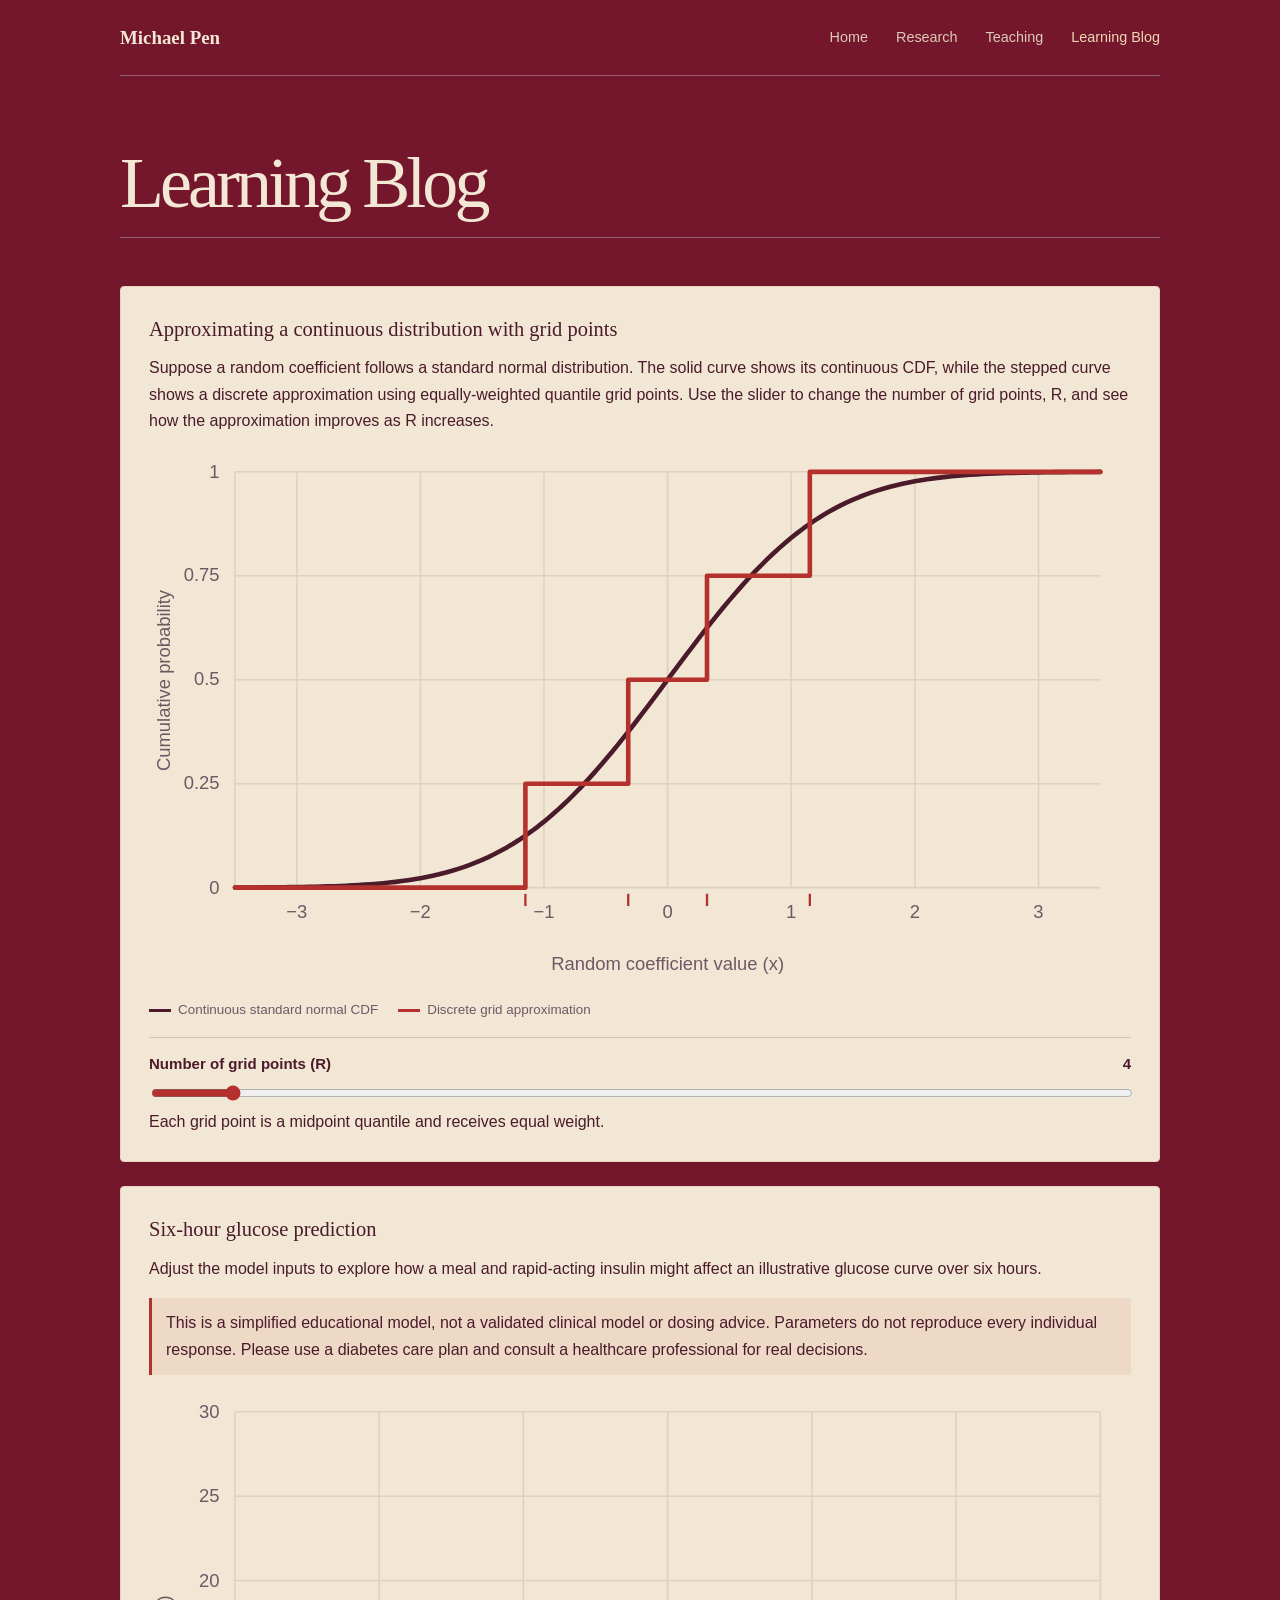
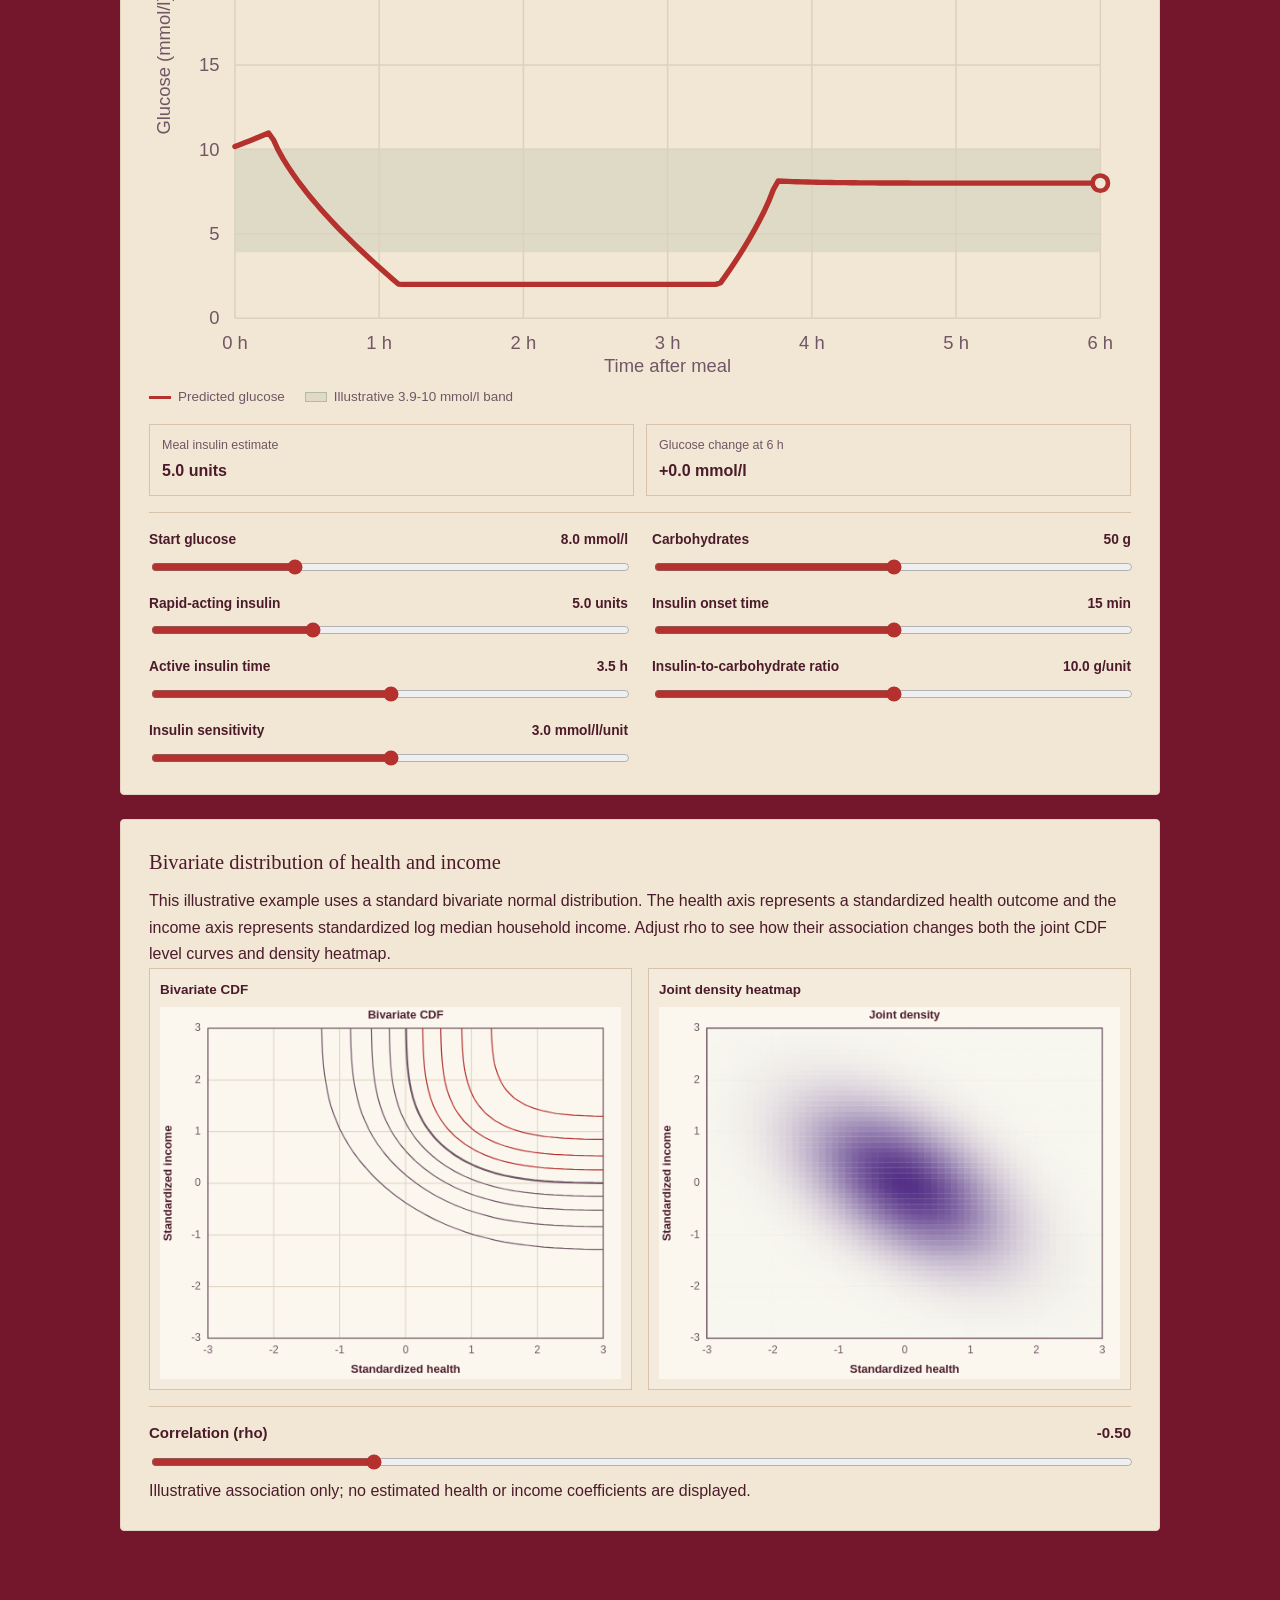
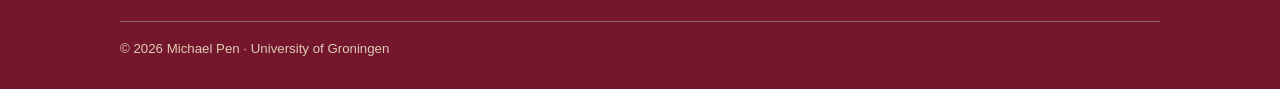
<file: learning-blog.html>
<!doctype html>
<html lang="en">
  <head>
    <meta charset="utf-8">
    <meta name="viewport" content="width=device-width, initial-scale=1">
    <meta
      name="description"
      content="Interactive learning notes and visualizations on econometrics by Michael Pen."
    >
    <meta name="theme-color" content="#f6f7f4">
    <title>Learning Blog — Michael Pen</title>
    <link rel="stylesheet" href="styles.css?v=6">
  </head>
  <body>
    <div class="page">
      <header class="topbar">
        <a class="wordmark" href="index.html">Michael Pen</a>
        <nav aria-label="Main navigation">
          <a href="index.html">Home</a>
          <a href="research.html">Research</a>
          <a href="teaching.html">Teaching</a>
          <a href="learning-blog.html" aria-current="page">Learning Blog</a>
        </nav>
      </header>

      <main class="inner-page">
        <h1>Learning Blog</h1>
        <section class="content-grid learning-blog-grid" id="learning-blog" aria-label="Learning Blog">
          <div class="learning-blog-content">
          <article class="research-card learning-blog-card">
            <h3>Approximating a continuous distribution with grid points</h3>
            <p>
              Suppose a random coefficient follows a standard normal
              distribution. The solid curve shows its continuous CDF, while
              the stepped curve shows a discrete approximation using
              equally-weighted quantile grid points. Use the slider to change
              the number of grid points, R, and see how the approximation
              improves as R increases.
            </p>
            <div class="cdf-widget">
              <div class="cdf-chart-wrap">
                <svg
                  class="cdf-chart"
                  viewBox="0 0 640 360"
                  role="img"
                  aria-labelledby="cdf-chart-title cdf-chart-description"
                >
                  <title id="cdf-chart-title">Continuous and discrete CDF approximation</title>
                  <desc id="cdf-chart-description">
                    The standard normal cumulative distribution function and a
                    discrete approximation using the selected number of
                    equally-weighted grid points.
                  </desc>
                  <g class="cdf-chart-grid" aria-hidden="true">
                    <line x1="56" y1="24" x2="620" y2="24"></line>
                    <line x1="56" y1="91.75" x2="620" y2="91.75"></line>
                    <line x1="56" y1="159.5" x2="620" y2="159.5"></line>
                    <line x1="56" y1="227.25" x2="620" y2="227.25"></line>
                    <line x1="56" y1="295" x2="620" y2="295"></line>
                    <line x1="56" y1="24" x2="56" y2="295"></line>
                    <line x1="96.29" y1="24" x2="96.29" y2="295"></line>
                    <line x1="176.86" y1="24" x2="176.86" y2="295"></line>
                    <line x1="257.43" y1="24" x2="257.43" y2="295"></line>
                    <line x1="338" y1="24" x2="338" y2="295"></line>
                    <line x1="418.57" y1="24" x2="418.57" y2="295"></line>
                    <line x1="499.14" y1="24" x2="499.14" y2="295"></line>
                    <line x1="579.71" y1="24" x2="579.71" y2="295"></line>
                    <text x="46" y="299" text-anchor="end">0</text>
                    <text x="46" y="231" text-anchor="end">0.25</text>
                    <text x="46" y="163" text-anchor="end">0.5</text>
                    <text x="46" y="95" text-anchor="end">0.75</text>
                    <text x="46" y="28" text-anchor="end">1</text>
                    <text x="96.29" y="315" text-anchor="middle">−3</text>
                    <text x="176.86" y="315" text-anchor="middle">−2</text>
                    <text x="257.43" y="315" text-anchor="middle">−1</text>
                    <text x="338" y="315" text-anchor="middle">0</text>
                    <text x="418.57" y="315" text-anchor="middle">1</text>
                    <text x="499.14" y="315" text-anchor="middle">2</text>
                    <text x="579.71" y="315" text-anchor="middle">3</text>
                    <text x="338" y="349" text-anchor="middle">Random coefficient value (x)</text>
                    <text transform="rotate(-90 14 160)" x="14" y="160" text-anchor="middle">Cumulative probability</text>
                  </g>
                  <path id="continuous-cdf-curve" class="cdf-curve cdf-curve-continuous"></path>
                  <path id="discrete-cdf-curve" class="cdf-curve cdf-curve-discrete"></path>
                  <g id="grid-support-points" class="cdf-support-points" aria-hidden="true"></g>
                </svg>
              </div>
              <div class="cdf-legend" aria-label="Chart legend">
                <span><span class="cdf-legend-line cdf-legend-continuous" aria-hidden="true"></span>Continuous standard normal CDF</span>
                <span><span class="cdf-legend-line cdf-legend-discrete" aria-hidden="true"></span>Discrete grid approximation</span>
              </div>
              <div class="cdf-control">
                <label for="grid-count">Number of grid points (R)</label>
                <output id="grid-count-value" for="grid-count" aria-live="polite">4</output>
                <input
                  id="grid-count"
                  type="range"
                  min="1"
                  max="40"
                  step="1"
                  value="4"
                  aria-describedby="grid-count-description"
                >
                <p id="grid-count-description">
                  Each grid point is a midpoint quantile and receives equal
                  weight.
                </p>
              </div>
            </div>
          </article>
          <article class="research-card learning-blog-card glucose-card">
            <h3>Six-hour glucose prediction</h3>
            <p>
              Adjust the model inputs to explore how a meal and rapid-acting
              insulin might affect an illustrative glucose curve over six
              hours.
            </p>
            <p class="glucose-disclaimer">
              This is a simplified educational model, not a validated clinical
              model or dosing advice. Parameters do not reproduce every
              individual response. Please use a diabetes care plan and consult
              a healthcare professional for real decisions.
            </p>
            <div class="glucose-widget">
              <div class="glucose-chart-wrap">
                <svg
                  class="glucose-chart"
                  viewBox="0 0 640 390"
                  role="img"
                  aria-labelledby="glucose-chart-title glucose-chart-description"
                >
                  <title id="glucose-chart-title">Illustrative six-hour glucose prediction</title>
                  <desc id="glucose-chart-description">
                    A simplified predicted glucose curve based on starting
                    glucose, carbohydrates, insulin units, timing, insulin
                    carbohydrate ratio, and insulin sensitivity.
                  </desc>
                  <rect class="glucose-target-band" x="56" y="244" width="564" height="67"></rect>
                  <g class="glucose-chart-grid" aria-hidden="true">
                    <line x1="56" y1="24" x2="620" y2="24"></line>
                    <line x1="56" y1="79" x2="620" y2="79"></line>
                    <line x1="56" y1="134" x2="620" y2="134"></line>
                    <line x1="56" y1="189" x2="620" y2="189"></line>
                    <line x1="56" y1="244" x2="620" y2="244"></line>
                    <line x1="56" y1="299" x2="620" y2="299"></line>
                    <line x1="56" y1="354" x2="620" y2="354"></line>
                    <line x1="56" y1="24" x2="56" y2="354"></line>
                    <line x1="150" y1="24" x2="150" y2="354"></line>
                    <line x1="244" y1="24" x2="244" y2="354"></line>
                    <line x1="338" y1="24" x2="338" y2="354"></line>
                    <line x1="432" y1="24" x2="432" y2="354"></line>
                    <line x1="526" y1="24" x2="526" y2="354"></line>
                    <line x1="620" y1="24" x2="620" y2="354"></line>
                    <text x="46" y="358" text-anchor="end">0</text>
                    <text x="46" y="303" text-anchor="end">5</text>
                    <text x="46" y="248" text-anchor="end">10</text>
                    <text x="46" y="193" text-anchor="end">15</text>
                    <text x="46" y="138" text-anchor="end">20</text>
                    <text x="46" y="83" text-anchor="end">25</text>
                    <text x="46" y="28" text-anchor="end">30</text>
                    <text x="56" y="374" text-anchor="middle">0 h</text>
                    <text x="150" y="374" text-anchor="middle">1 h</text>
                    <text x="244" y="374" text-anchor="middle">2 h</text>
                    <text x="338" y="374" text-anchor="middle">3 h</text>
                    <text x="432" y="374" text-anchor="middle">4 h</text>
                    <text x="526" y="374" text-anchor="middle">5 h</text>
                    <text x="620" y="374" text-anchor="middle">6 h</text>
                    <text x="338" y="389" text-anchor="middle">Time after meal</text>
                    <text transform="rotate(-90 14 189)" x="14" y="189" text-anchor="middle">Glucose (mmol/l)</text>
                  </g>
                  <path id="glucose-prediction-curve" class="glucose-prediction-curve"></path>
                  <circle id="glucose-end-point" class="glucose-end-point" r="5"></circle>
                </svg>
              </div>
              <div class="glucose-legend" aria-label="Chart legend">
                <span><span class="glucose-legend-line" aria-hidden="true"></span>Predicted glucose</span>
                <span><span class="glucose-legend-band" aria-hidden="true"></span>Illustrative 3.9-10 mmol/l band</span>
              </div>
              <div class="glucose-results" aria-live="polite">
                <div>
                  <span>Meal insulin estimate</span>
                  <strong id="glucose-meal-bolus">0.0 units</strong>
                </div>
                <div>
                  <span>Glucose change at 6 h</span>
                  <strong id="glucose-end-change">0.0 mmol/l</strong>
                </div>
              </div>
              <div class="glucose-controls">
                <div class="glucose-control">
                  <label for="start-glucose">Start glucose</label>
                  <output id="start-glucose-value" for="start-glucose">8.0 mmol/l</output>
                  <input id="start-glucose" type="range" min="3" max="20" step="0.1" value="8">
                </div>
                <div class="glucose-control">
                  <label for="carbohydrates">Carbohydrates</label>
                  <output id="carbohydrates-value" for="carbohydrates">50 g</output>
                  <input id="carbohydrates" type="range" min="0" max="100" step="1" value="50">
                </div>
                <div class="glucose-control">
                  <label for="insulin-units">Rapid-acting insulin</label>
                  <output id="insulin-units-value" for="insulin-units">5.0 units</output>
                  <input id="insulin-units" type="range" min="0" max="15" step="0.5" value="5">
                </div>
                <div class="glucose-control">
                  <label for="insulin-onset">Insulin onset time</label>
                  <output id="insulin-onset-value" for="insulin-onset">15 min</output>
                  <input id="insulin-onset" type="range" min="0" max="30" step="1" value="15">
                </div>
                <div class="glucose-control">
                  <label for="insulin-duration">Active insulin time</label>
                  <output id="insulin-duration-value" for="insulin-duration">3.5 h</output>
                  <input id="insulin-duration" type="range" min="2" max="5" step="0.5" value="3.5">
                </div>
                <div class="glucose-control">
                  <label for="insulin-carb-ratio">Insulin-to-carbohydrate ratio</label>
                  <output id="insulin-carb-ratio-value" for="insulin-carb-ratio">10 g/unit</output>
                  <input id="insulin-carb-ratio" type="range" min="5" max="15" step="0.5" value="10">
                </div>
                <div class="glucose-control">
                  <label for="insulin-sensitivity">Insulin sensitivity</label>
                  <output id="insulin-sensitivity-value" for="insulin-sensitivity">3.0 mmol/l/unit</output>
                  <input id="insulin-sensitivity" type="range" min="1" max="5" step="0.1" value="3">
                </div>
              </div>
            </div>
          </article>
          <article class="research-card learning-blog-card bivariate-card">
            <h3>Bivariate distribution of health and income</h3>
            <p>
              This illustrative example uses a standard bivariate normal
              distribution. The health axis represents a standardized health
              outcome and the income axis represents standardized log median
              household income. Adjust rho to see how their association changes
              both the joint CDF level curves and density heatmap.
            </p>
            <div class="bivariate-widget">
              <div class="bivariate-panels">
                <figure class="bivariate-panel">
                  <figcaption>Bivariate CDF</figcaption>
                  <canvas
                    id="bivariate-cdf"
                    width="520"
                    height="420"
                    role="img"
                    aria-label="Contour plot of a bivariate cumulative distribution"
                  ></canvas>
                </figure>
                <figure class="bivariate-panel">
                  <figcaption>Joint density heatmap</figcaption>
                  <canvas
                    id="bivariate-density"
                    width="520"
                    height="420"
                    role="img"
                    aria-label="Heatmap of a bivariate normal density"
                  ></canvas>
                </figure>
              </div>
              <div class="bivariate-control">
                <label for="bivariate-rho">Correlation (rho)</label>
                <output id="bivariate-rho-value" for="bivariate-rho">-0.50</output>
                <input
                  id="bivariate-rho"
                  type="range"
                  min="-0.90"
                  max="0.90"
                  step="0.05"
                  value="-0.50"
                  aria-describedby="bivariate-rho-description"
                >
                <p id="bivariate-rho-description">
                  Illustrative association only; no estimated health or income
                  coefficients are displayed.
                </p>
              </div>
            </div>
          </article>
          </div>
        </section>
      </main>

      <footer>
        <p>© <span id="year">2026</span> Michael Pen · University of Groningen</p>
      </footer>
    </div>
    <script>
      document.getElementById("year").textContent = new Date().getFullYear();

        const gridCount = document.getElementById("grid-count");
        const gridCountValue = document.getElementById("grid-count-value");
        const continuousCurve = document.getElementById("continuous-cdf-curve");
        const discreteCurve = document.getElementById("discrete-cdf-curve");
        const supportPoints = document.getElementById("grid-support-points");
        const svgNamespace = "http://www.w3.org/2000/svg";
        const xMinimum = -3.5;
        const xMaximum = 3.5;
        const xLeft = 56;
        const xRight = 620;
        const yTop = 24;
        const yBottom = 295;

        function standardNormalCdf(value) {
          const absoluteValue = Math.abs(value);
          const t = 1 / (1 + 0.2316419 * absoluteValue);
          const density = 0.3989423 * Math.exp(-0.5 * absoluteValue * absoluteValue);
          const tail = density * t * (
            0.3193815 +
            t * (-0.3565638 + t * (1.781478 + t * (-1.821256 + t * 1.330274)))
          );
          return value >= 0 ? 1 - tail : tail;
        }

        function standardNormalQuantile(probability) {
          let lower = -8;
          let upper = 8;
          for (let iteration = 0; iteration < 56; iteration += 1) {
            const midpoint = (lower + upper) / 2;
            if (standardNormalCdf(midpoint) < probability) {
              lower = midpoint;
            } else {
              upper = midpoint;
            }
          }
          return (lower + upper) / 2;
        }

        function chartX(value) {
          return xLeft + ((value - xMinimum) / (xMaximum - xMinimum)) * (xRight - xLeft);
        }

        function chartY(probability) {
          return yBottom - probability * (yBottom - yTop);
        }

        function updateCdfChart() {
          const count = Number(gridCount.value);
          gridCountValue.value = count;

          const continuousCommands = [];
          const sampleCount = 140;
          for (let index = 0; index <= sampleCount; index += 1) {
            const value = xMinimum + (index / sampleCount) * (xMaximum - xMinimum);
            continuousCommands.push(
              `${index === 0 ? "M" : "L"} ${chartX(value).toFixed(2)} ${chartY(standardNormalCdf(value)).toFixed(2)}`
            );
          }
          continuousCurve.setAttribute("d", continuousCommands.join(" "));

          const quantiles = [];
          for (let index = 0; index < count; index += 1) {
            quantiles.push(standardNormalQuantile((index + 0.5) / count));
          }

          let cumulativeProbability = 0;
          const discreteCommands = [`M ${xLeft} ${chartY(cumulativeProbability)}`];
          for (const quantile of quantiles) {
            const x = chartX(quantile).toFixed(2);
            discreteCommands.push(
              `L ${x} ${chartY(cumulativeProbability).toFixed(2)}`,
              `L ${x} ${chartY(cumulativeProbability + 1 / count).toFixed(2)}`
            );
            cumulativeProbability += 1 / count;
          }
          discreteCommands.push(`L ${xRight} ${chartY(cumulativeProbability).toFixed(2)}`);
          discreteCurve.setAttribute("d", discreteCommands.join(" "));

          supportPoints.replaceChildren();
          for (const quantile of quantiles) {
            const marker = document.createElementNS(svgNamespace, "line");
            const x = chartX(quantile).toFixed(2);
            marker.setAttribute("x1", x);
            marker.setAttribute("x2", x);
            marker.setAttribute("y1", String(yBottom + 4));
            marker.setAttribute("y2", String(yBottom + 12));
            marker.setAttribute("class", "cdf-support-point");
            supportPoints.append(marker);
          }
        }

        gridCount.addEventListener("input", updateCdfChart);
        updateCdfChart();

        const bivariateRho = document.getElementById("bivariate-rho");
        const bivariateRhoValue = document.getElementById("bivariate-rho-value");
        const bivariateCdfCanvas = document.getElementById("bivariate-cdf");
        const bivariateDensityCanvas = document.getElementById("bivariate-density");
        const bivariateXMin = -3;
        const bivariateXMax = 3;
        const bivariateYMin = -3;
        const bivariateYMax = 3;
        const bivariateLeft = 54;
        const bivariateRight = 500;
        const bivariateTop = 24;
        const bivariateBottom = 374;

        function bivariateChartX(value) {
          return bivariateLeft + ((value - bivariateXMin) / (bivariateXMax - bivariateXMin)) *
            (bivariateRight - bivariateLeft);
        }

        function bivariateChartY(value) {
          return bivariateBottom - ((value - bivariateYMin) / (bivariateYMax - bivariateYMin)) *
            (bivariateBottom - bivariateTop);
        }

        function bivariateDensity(x, y, rho) {
          const rhoSquared = 1 - rho * rho;
          const exponent = -(x * x - 2 * rho * x * y + y * y) / (2 * rhoSquared);
          return Math.exp(exponent) / (2 * Math.PI * Math.sqrt(rhoSquared));
        }

        function bivariateCdf(x, y, rho) {
          const conditionalScale = Math.sqrt(1 - rho * rho);
          const lower = bivariateXMin;
          const upper = x;
          if (upper <= lower) {
            return 0;
          }

          const intervals = 80;
          const step = (upper - lower) / intervals;
          let integral = 0;
          for (let index = 0; index <= intervals; index += 1) {
            const health = lower + index * step;
            const conditionalProbability =
              standardNormalCdf((y - rho * health) / conditionalScale);
            const weight = index === 0 || index === intervals ? 1 : (index % 2 === 0 ? 2 : 4);
            integral += weight * conditionalProbability *
              (Math.exp(-0.5 * health * health) / Math.sqrt(2 * Math.PI));
          }
          return integral * step / 3;
        }

        function drawBivariateAxes(context, title) {
          context.clearRect(0, 0, context.canvas.width, context.canvas.height);
          context.fillStyle = "#fbf7ef";
          context.fillRect(0, 0, context.canvas.width, context.canvas.height);
          context.strokeStyle = "#ded1bd";
          context.lineWidth = 1;

          for (let tick = -3; tick <= 3; tick += 1) {
            const x = bivariateChartX(tick);
            const y = bivariateChartY(tick);
            context.beginPath();
            context.moveTo(x, bivariateTop);
            context.lineTo(x, bivariateBottom);
            context.stroke();
            context.beginPath();
            context.moveTo(bivariateLeft, y);
            context.lineTo(bivariateRight, y);
            context.stroke();

            context.fillStyle = "#705765";
            context.font = "12px Segoe UI, Arial, sans-serif";
            context.textAlign = "center";
            context.textBaseline = "top";
            context.fillText(String(tick), x, bivariateBottom + 8);
            context.textAlign = "right";
            context.textBaseline = "middle";
            context.fillText(String(tick), bivariateLeft - 8, y);
          }

          context.strokeStyle = "#705765";
          context.lineWidth = 1.2;
          context.strokeRect(
            bivariateLeft,
            bivariateTop,
            bivariateRight - bivariateLeft,
            bivariateBottom - bivariateTop
          );

          context.fillStyle = "#4b1b2b";
          context.font = "700 13px Segoe UI, Arial, sans-serif";
          context.textAlign = "center";
          context.textBaseline = "bottom";
          context.fillText("Standardized health", (bivariateLeft + bivariateRight) / 2, 416);
          context.save();
          context.translate(16, (bivariateTop + bivariateBottom) / 2);
          context.rotate(-Math.PI / 2);
          context.fillText("Standardized income", 0, 0);
          context.restore();
          context.fillText(title, (bivariateLeft + bivariateRight) / 2, 16);
        }

        function contourSegments(grid, level, cells) {
          const segments = [];
          for (let row = 0; row < cells - 1; row += 1) {
            for (let column = 0; column < cells - 1; column += 1) {
              const values = [
                grid[row][column],
                grid[row][column + 1],
                grid[row + 1][column + 1],
                grid[row + 1][column]
              ];
              const states = values.map(value => value >= level ? 1 : 0);
              const code = states[0] + states[1] * 2 + states[2] * 4 + states[3] * 8;
              if (code === 0 || code === 15) continue;

              const x0 = bivariateChartX(bivariateXMin + (column / (cells - 1)) * 6);
              const x1 = bivariateChartX(bivariateXMin + ((column + 1) / (cells - 1)) * 6);
              const y0 = bivariateChartY(bivariateYMin + (row / (cells - 1)) * 6);
              const y1 = bivariateChartY(bivariateYMin + ((row + 1) / (cells - 1)) * 6);
              const points = {
                top: [
                  x0 + interpolateFraction(values[0], values[1], level) * (x1 - x0),
                  y0
                ],
                right: [
                  x1,
                  y0 + interpolateFraction(values[1], values[2], level) * (y1 - y0)
                ],
                bottom: [
                  x1 - interpolateFraction(values[2], values[3], level) * (x1 - x0),
                  y1
                ],
                left: [
                  x0,
                  y1 - interpolateFraction(values[3], values[0], level) * (y1 - y0)
                ]
              };

              const edgeMap = {
                1: ["left", "top"], 2: ["top", "right"], 3: ["left", "right"],
                4: ["right", "bottom"], 5: ["top", "right", "bottom", "left"],
                6: ["top", "bottom"], 7: ["left", "bottom"],
                8: ["left", "bottom"], 9: ["top", "bottom"],
                10: ["top", "left", "right", "bottom"], 11: ["right", "bottom"],
                12: ["left", "right"], 13: ["top", "right"], 14: ["left", "top"]
              };
              const edges = edgeMap[code];
              if (!edges) continue;
              for (let index = 0; index < edges.length; index += 2) {
                if (edges[index + 1]) {
                  segments.push([points[edges[index]], points[edges[index + 1]]]);
                }
              }
            }
          }
          return segments;
        }

        function interpolateFraction(valueA, valueB, level) {
          const fraction = (level - valueA) / (valueB - valueA);
          return Math.max(0, Math.min(1, Number.isFinite(fraction) ? fraction : 0));
        }

        function updateBivariateWidget() {
          const rho = Number(bivariateRho.value);
          bivariateRhoValue.value = rho.toFixed(2);

          const cdfContext = bivariateCdfCanvas.getContext("2d");
          drawBivariateAxes(cdfContext, "Bivariate CDF");

          const cdfGridSize = 41;
          const cdfGrid = [];
          for (let row = 0; row < cdfGridSize; row += 1) {
            cdfGrid[row] = [];
            const y = bivariateYMin + (row / (cdfGridSize - 1)) * 6;
            for (let column = 0; column < cdfGridSize; column += 1) {
              const x = bivariateXMin + (column / (cdfGridSize - 1)) * 6;
              cdfGrid[row][column] = bivariateCdf(x, y, rho);
            }
          }

          const levels = [0.1, 0.2, 0.3, 0.4, 0.5, 0.6, 0.7, 0.8, 0.9];
          levels.forEach((level, levelIndex) => {
            const segments = contourSegments(cdfGrid, level, cdfGridSize);
            cdfContext.beginPath();
            cdfContext.strokeStyle = levelIndex < 5 ? "#705765" : "#b5312d";
            cdfContext.lineWidth = levelIndex === 4 ? 2.2 : 1.25;
            for (const segment of segments) {
              cdfContext.moveTo(segment[0][0], segment[0][1]);
              cdfContext.lineTo(segment[1][0], segment[1][1]);
            }
            cdfContext.stroke();
          });

          const densityContext = bivariateDensityCanvas.getContext("2d");
          drawBivariateAxes(densityContext, "Joint density");

          const densityGridSize = 60;
          let maximumDensity = 0;
          const densities = [];
          for (let row = 0; row < densityGridSize; row += 1) {
            densities[row] = [];
            const y = bivariateYMin + (row / (densityGridSize - 1)) * 6;
            for (let column = 0; column < densityGridSize; column += 1) {
              const x = bivariateXMin + (column / (densityGridSize - 1)) * 6;
              const density = bivariateDensity(x, y, rho);
              densities[row][column] = density;
              maximumDensity = Math.max(maximumDensity, density);
            }
          }

          const cellWidth = (bivariateRight - bivariateLeft) / densityGridSize;
          const cellHeight = (bivariateBottom - bivariateTop) / densityGridSize;
          for (let row = 0; row < densityGridSize; row += 1) {
            for (let column = 0; column < densityGridSize; column += 1) {
              const intensity = densities[row][column] / maximumDensity;
              const red = Math.round(248 - 164 * intensity);
              const green = Math.round(247 - 198 * intensity);
              const blue = Math.round(239 - 104 * intensity);
              densityContext.fillStyle = `rgb(${red}, ${green}, ${blue})`;
              const x = bivariateLeft + column * cellWidth;
              const y = bivariateBottom - (row + 1) * cellHeight;
              densityContext.fillRect(x, y, Math.ceil(cellWidth), Math.ceil(cellHeight));
            }
          }
          densityContext.strokeStyle = "#705765";
          densityContext.lineWidth = 1.2;
          densityContext.strokeRect(
            bivariateLeft,
            bivariateTop,
            bivariateRight - bivariateLeft,
            bivariateBottom - bivariateTop
          );
        }

        bivariateRho.addEventListener("input", updateBivariateWidget);
        updateBivariateWidget();

        const glucoseControls = [
          "start-glucose",
          "carbohydrates",
          "insulin-units",
          "insulin-onset",
          "insulin-duration",
          "insulin-carb-ratio",
          "insulin-sensitivity"
        ].reduce((controls, id) => {
          controls[id] = document.getElementById(id);
          return controls;
        }, {});

        const glucosePredictionCurve = document.getElementById("glucose-prediction-curve");
        const glucoseEndPoint = document.getElementById("glucose-end-point");
        const glucoseMealBolus = document.getElementById("glucose-meal-bolus");
        const glucoseEndChange = document.getElementById("glucose-end-change");
        const glucoseXLeft = 56;
        const glucoseXRight = 620;
        const glucoseYTop = 24;
        const glucoseYBottom = 354;
        const glucoseMaximum = 30;

        function glucoseChartX(hours) {
          return glucoseXLeft + (hours / 6) * (glucoseXRight - glucoseXLeft);
        }

        function glucoseChartY(glucose) {
          const clampedGlucose = Math.max(0, Math.min(glucoseMaximum, glucose));
          return glucoseYBottom - (clampedGlucose / glucoseMaximum) * (glucoseYBottom - glucoseYTop);
        }

        function updateGlucoseOutputs() {
          document.getElementById("start-glucose-value").value =
            `${Number(glucoseControls["start-glucose"].value).toFixed(1)} mmol/l`;
          document.getElementById("carbohydrates-value").value =
            `${Number(glucoseControls.carbohydrates.value).toFixed(0)} g`;
          document.getElementById("insulin-units-value").value =
            `${Number(glucoseControls["insulin-units"].value).toFixed(1)} units`;
          document.getElementById("insulin-onset-value").value =
            `${Number(glucoseControls["insulin-onset"].value).toFixed(0)} min`;
          document.getElementById("insulin-duration-value").value =
            `${Number(glucoseControls["insulin-duration"].value).toFixed(1)} h`;
          document.getElementById("insulin-carb-ratio-value").value =
            `${Number(glucoseControls["insulin-carb-ratio"].value).toFixed(1)} g/unit`;
          document.getElementById("insulin-sensitivity-value").value =
            `${Number(glucoseControls["insulin-sensitivity"].value).toFixed(1)} mmol/l/unit`;
        }

        function predictedGlucose(minutes) {
          const start = Number(glucoseControls["start-glucose"].value);
          const carbohydrates = Number(glucoseControls.carbohydrates.value);
          const insulinUnits = Number(glucoseControls["insulin-units"].value);
          const onsetMinutes = Number(glucoseControls["insulin-onset"].value);
          const durationMinutes = Number(glucoseControls["insulin-duration"].value) * 60;
          const insulinSensitivity = Number(glucoseControls["insulin-sensitivity"].value);

          const carbohydratePeak = 75;
          const carbohydrateWidth = 55;
          const carbohydrateAmplitude = carbohydrates * 0.11;
          const carbohydrateEffect = carbohydrateAmplitude *
            Math.exp(-0.5 * Math.pow((minutes - carbohydratePeak) / carbohydrateWidth, 2));

          const minutesSinceOnset = minutes - onsetMinutes;
          let insulinEffect = 0;
          if (minutesSinceOnset >= 0 && minutesSinceOnset <= durationMinutes) {
            const progress = minutesSinceOnset / durationMinutes;
            const insulinActionShape = Math.pow(Math.sin(Math.PI * progress), 0.8);
            insulinEffect = insulinUnits * insulinSensitivity * insulinActionShape;
          }

          return Math.max(2, Math.min(glucoseMaximum, start + carbohydrateEffect - insulinEffect));
        }

        function updateGlucoseChart() {
          updateGlucoseOutputs();

          const carbohydrateAmount = Number(glucoseControls.carbohydrates.value);
          const insulinCarbRatio = Number(glucoseControls["insulin-carb-ratio"].value);
          const mealBolus = carbohydrateAmount / insulinCarbRatio;
          glucoseMealBolus.textContent = `${mealBolus.toFixed(1)} units`;

          const curveCommands = [];
          let endGlucose = predictedGlucose(360);
          for (let index = 0; index <= 180; index += 1) {
            const minutes = index * 2;
            const hours = minutes / 60;
            const glucose = predictedGlucose(minutes);
            curveCommands.push(
              `${index === 0 ? "M" : "L"} ${glucoseChartX(hours).toFixed(2)} ${glucoseChartY(glucose).toFixed(2)}`
            );
            if (index === 180) {
              endGlucose = glucose;
            }
          }
          glucosePredictionCurve.setAttribute("d", curveCommands.join(" "));

          glucoseEndPoint.setAttribute("cx", glucoseChartX(6).toFixed(2));
          glucoseEndPoint.setAttribute("cy", glucoseChartY(endGlucose).toFixed(2));

          const startGlucose = Number(glucoseControls["start-glucose"].value);
          const endChange = endGlucose - startGlucose;
          const sign = endChange > 0 ? "+" : "";
          glucoseEndChange.textContent = `${sign}${endChange.toFixed(1)} mmol/l`;
        }

        for (const control of Object.values(glucoseControls)) {
          control.addEventListener("input", updateGlucoseChart);
        }
        updateGlucoseChart();
    </script>
  </body>
</html>
</file>
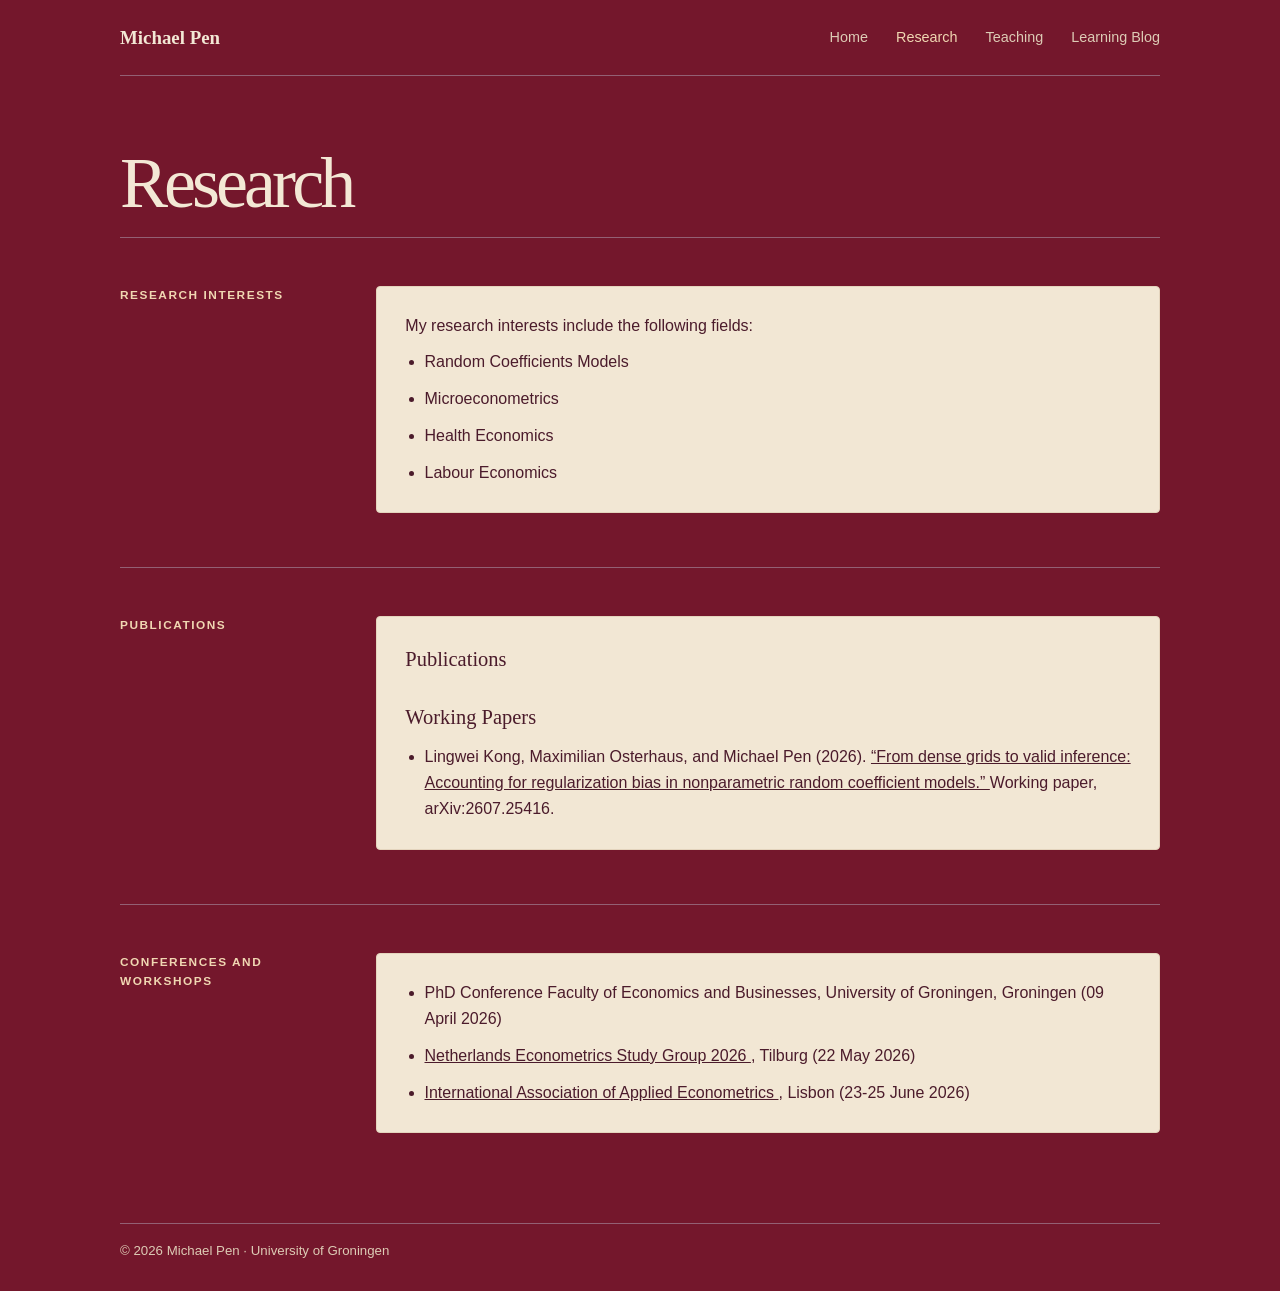
<file: research.html>
<!doctype html>
<html lang="en">
  <head>
    <meta charset="utf-8">
    <meta name="viewport" content="width=device-width, initial-scale=1">
    <meta
      name="description"
      content="Research and publications by Michael Pen, econometrics PhD candidate at the University of Groningen."
    >
    <meta name="theme-color" content="#f6f7f4">
    <title>Research — Michael Pen</title>
    <link rel="stylesheet" href="styles.css">
  </head>
  <body>
    <div class="page">
      <header class="topbar">
        <a class="wordmark" href="index.html">Michael Pen</a>
        <nav aria-label="Main navigation">
          <a href="index.html">Home</a>
          <a href="research.html" aria-current="page">Research</a>
          <a href="teaching.html">Teaching</a>
          <a href="learning-blog.html">Learning Blog</a>
        </nav>
      </header>

      <main class="inner-page">
        <h1>Research</h1>
        <section class="content-grid" aria-label="Research Interests">
          <div>
            <p class="section-label">Research Interests</p>
          </div>
          <article class="publication-card">
            <p>My research interests include the following fields:</p>
            <ul class="card-list">
              <li>Random Coefficients Models</li>
              <li>Microeconometrics</li>
              <li>Health Economics</li>
              <li>Labour Economics</li>
            </ul>
          </article>
        </section>
        <section class="content-grid" aria-label="Publications">
          <div>
            <p class="section-label">Publications</p>
          </div>
          <article class="publication-card">
            <h3>Publications</h3>
            <h3>Working Papers</h3>
            <ul class="card-list">
              <li>
                Lingwei Kong, Maximilian Osterhaus, and Michael Pen (2026).
                <a href="https://arxiv.org/abs/2607.25416" target="_blank" rel="noreferrer">
                  “From dense grids to valid inference: Accounting for regularization bias in nonparametric random coefficient models.”
                </a>
                Working paper, arXiv:2607.25416.
              </li>
            </ul>
          </article>
        </section>
        <section class="content-grid" aria-label="Conferences and Workshops">
          <div>
            <p class="section-label">Conferences and Workshops</p>
          </div>
          <article class="publication-card">
            <ul class="card-list">
              <li>
                PhD Conference Faculty of Economics and Businesses, University
                of Groningen, Groningen (09 April 2026)
              </li>
              <li>
                <a href="https://sbe.maastrichtuniversity.nl/nesg/" target="_blank" rel="noreferrer">
                  Netherlands Econometrics Study Group 2026
                </a>, Tilburg (22 May 2026)
              </li>
              <li>
                <a href="https://iaae2026.pages.dev/" target="_blank" rel="noreferrer">
                  International Association of Applied Econometrics
                </a>, Lisbon
                (23-25 June 2026)
              </li>
            </ul>
          </article>
        </section>
      </main>

      <footer>
        <p>© <span id="year">2026</span> Michael Pen · University of Groningen</p>
      </footer>
    </div>
    <script>
      document.getElementById("year").textContent = new Date().getFullYear();
    </script>
  </body>
</html>
</file>
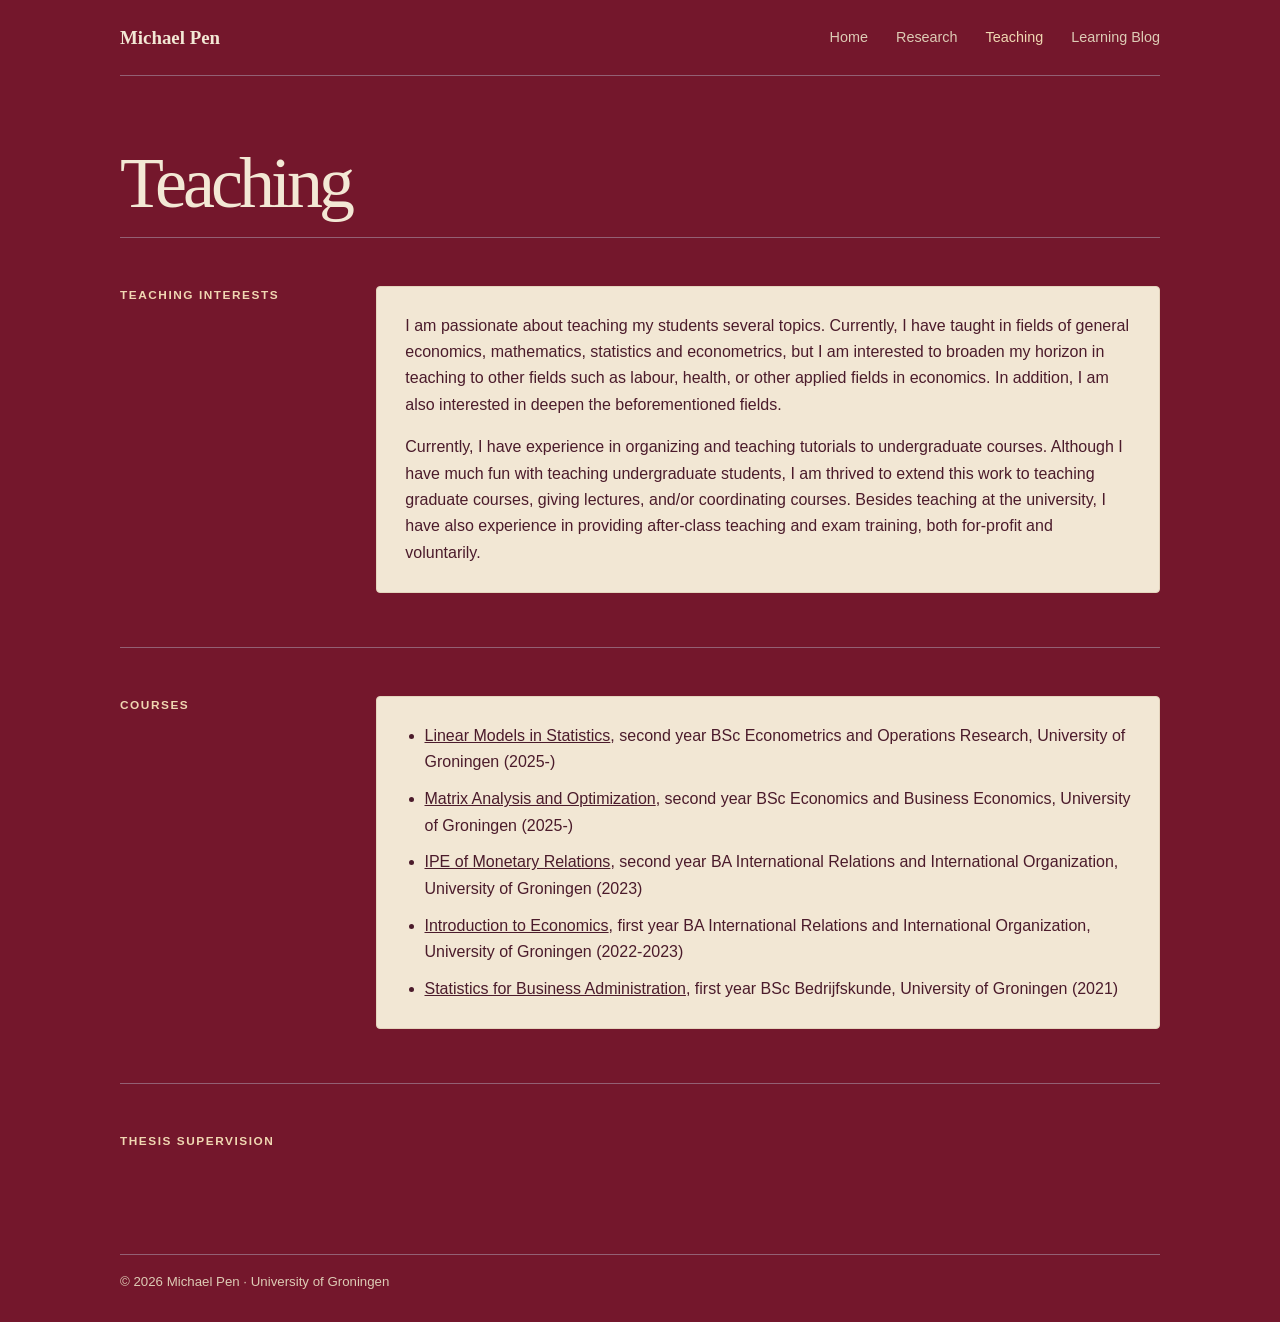
<file: teaching.html>
<!doctype html>
<html lang="en">
  <head>
    <meta charset="utf-8">
    <meta name="viewport" content="width=device-width, initial-scale=1">
    <meta
      name="description"
      content="Teaching by Michael Pen, econometrics PhD candidate at the University of Groningen."
    >
    <meta name="theme-color" content="#f6f7f4">
    <title>Teaching — Michael Pen</title>
    <link rel="stylesheet" href="styles.css">
  </head>
  <body>
    <div class="page">
      <header class="topbar">
        <a class="wordmark" href="index.html">Michael Pen</a>
        <nav aria-label="Main navigation">
          <a href="index.html">Home</a>
          <a href="research.html">Research</a>
          <a href="teaching.html" aria-current="page">Teaching</a>
          <a href="learning-blog.html">Learning Blog</a>
        </nav>
      </header>

      <main class="inner-page">
        <h1>Teaching</h1>
        <section class="content-grid" aria-label="Teaching Interests">
          <div>
            <p class="section-label">Teaching Interests</p>
          </div>
          <article class="research-card">
            <p>
              I am passionate about teaching my students several topics.
              Currently, I have taught in fields of general economics,
              mathematics, statistics and econometrics, but I am interested to
              broaden my horizon in teaching to other fields such as labour,
              health, or other applied fields in economics. In addition, I am
              also interested in deepen the beforementioned fields.
            </p>
            <p>
              Currently, I have experience in organizing and teaching tutorials
              to undergraduate courses. Although I have much fun with teaching
              undergraduate students, I am thrived to extend this work to
              teaching graduate courses, giving lectures, and/or coordinating
              courses. Besides teaching at the university, I have also
              experience in providing after-class teaching and exam training,
              both for-profit and voluntarily.
            </p>
          </article>
        </section>
        <section class="content-grid" aria-label="Courses">
          <div>
            <p class="section-label">Courses</p>
          </div>
          <article class="research-card">
            <ul class="card-list">
              <li>
                <a href="https://ocasys.rug.nl/current/catalog/course/EBB072A05#EBB072A05.2026-2027.1" target="_blank" rel="noreferrer">Linear Models in Statistics</a>,
                second year BSc Econometrics and Operations Research,
                University of Groningen (2025-)
              </li>
              <li>
                <a href="https://ocasys.rug.nl/current/catalog/course/EBB066A05" target="_blank" rel="noreferrer">Matrix Analysis and Optimization</a>,
                second year BSc Economics and Business Economics, University
                of Groningen (2025-)
              </li>
              <li>
                <a href="https://ocasys.rug.nl/2022-2023/catalog/course/LYX117B05" target="_blank" rel="noreferrer">IPE of Monetary Relations</a>,
                second year BA International Relations and International
                Organization, University of Groningen (2023)
              </li>
              <li>
                <a href="https://ocasys.rug.nl/2022-2023/catalog/course/LYX007P05?legacy=true" target="_blank" rel="noreferrer">Introduction to Economics</a>,
                first year BA International Relations and International
                Organization, University of Groningen (2022-2023)
              </li>
              <li>
                <a href="https://ocasys.rug.nl/2021-2022/catalog/course/EBP624B05" target="_blank" rel="noreferrer">Statistics for Business Administration</a>,
                first year BSc Bedrijfskunde, University of Groningen (2021)
              </li>
            </ul>
          </article>
        </section>
        <section class="content-grid" aria-label="Thesis Supervision">
          <div>
            <p class="section-label">Thesis Supervision</p>
          </div>
        </section>
      </main>

      <footer>
        <p>© <span id="year">2026</span> Michael Pen · University of Groningen</p>
      </footer>
    </div>
    <script>
      document.getElementById("year").textContent = new Date().getFullYear();
    </script>
  </body>
</html>
</file>
<file: styles.css>
:root {
  color-scheme: light;
  --ink: #f3e8d5;
  --muted: #ddcbb5;
  --paper: #74172c;
  --card: #f2e7d4;
  --card-ink: #4b1b2b;
  --card-muted: #705765;
  --accent: #f0d7b2;
  --line: #936074;
  --serif: Georgia, "Times New Roman", serif;
  --sans: "Segoe UI", Arial, sans-serif;
}

* {
  box-sizing: border-box;
}

html {
  scroll-behavior: smooth;
}

body {
  margin: 0;
  background: var(--paper);
  color: var(--ink);
  font-family: var(--sans);
  line-height: 1.65;
  -webkit-font-smoothing: antialiased;
}

a {
  color: inherit;
}

a:focus-visible {
  outline: 3px solid var(--accent);
  outline-offset: 4px;
}

.page {
  width: min(100% - 48px, 1040px);
  margin-inline: auto;
}

.topbar {
  min-height: 76px;
  display: flex;
  align-items: center;
  justify-content: space-between;
  gap: 24px;
  border-bottom: 1px solid var(--line);
}

.wordmark {
  font-family: var(--serif);
  font-size: 1.18rem;
  font-weight: 700;
  text-decoration: none;
}

nav {
  display: flex;
  gap: 28px;
}

nav a {
  color: var(--muted);
  font-size: 0.9rem;
  text-decoration: none;
}

nav a:hover,
nav a[aria-current="page"] {
  color: var(--accent);
}

main {
  padding-bottom: 36px;
}

.inner-page {
  padding-block: 72px 36px;
}

.inner-page h1 {
  font-size: clamp(2.8rem, 7vw, 4.5rem);
}

.hero {
  display: grid;
  grid-template-columns: minmax(0, 1fr) 260px;
  align-items: center;
  gap: 64px;
  padding-block: 100px 92px;
}

.profile-cv-section + .profile-cv-section {
  margin-top: 32px;
}

.profile-cv-heading {
  display: flex;
  align-items: center;
  gap: 0;
}

.profile-cv-heading h2 {
  flex: 0 0 auto;
  margin: 0;
  padding: 5px 12px;
  background: #211d1a;
  color: var(--ink);
  font-family: var(--serif);
  font-size: 0.74rem;
  font-weight: 700;
  letter-spacing: 0.2em;
  line-height: 1.4;
  text-transform: uppercase;
}

.profile-cv-heading span {
  flex: 1;
  border-top: 1px solid var(--ink);
}

.profile-cv-section ul {
  margin: 16px 0 0;
  padding-left: 1.15rem;
  font-family: var(--serif);
  font-size: 1.03rem;
  line-height: 1.55;
}

.profile-cv-section li > ul {
  margin-top: 0;
  list-style-type: circle;
}

.profile-cv-section li::marker {
  color: var(--accent);
}

.profile-cv-section li + li {
  margin-top: 0.45rem;
}

.learning-blog-card h3 {
  margin-bottom: 12px;
}

.learning-blog-content {
  min-width: 0;
}

.content-grid.learning-blog-grid {
  grid-template-columns: minmax(0, 1fr);
}

.learning-blog-card {
  width: 100%;
  padding: 26px 28px;
  color: var(--card-ink);
  background: var(--card);
  border: 1px solid #e4d4bd;
  border-radius: 4px;
}

.learning-blog-card > p {
  margin-bottom: 1.25rem;
}

.cdf-chart-wrap {
  overflow-x: auto;
}

.cdf-chart {
  display: block;
  width: 100%;
  min-width: 520px;
  height: auto;
}

.cdf-chart-grid line {
  stroke: #ded1bd;
  stroke-width: 1;
}

.cdf-chart-grid text {
  fill: var(--card-muted);
  font-family: var(--sans);
  font-size: 12px;
}

.cdf-curve {
  fill: none;
  stroke-width: 3;
  stroke-linejoin: round;
  stroke-linecap: round;
}

.cdf-curve-continuous {
  stroke: var(--card-ink);
}

.cdf-curve-discrete {
  stroke: #b5312d;
}

.cdf-support-point {
  stroke: #b5312d;
  stroke-width: 1.5;
}

.cdf-legend {
  display: flex;
  flex-wrap: wrap;
  gap: 8px 20px;
  margin-top: 12px;
  color: var(--card-muted);
  font-size: 0.84rem;
}

.cdf-legend-line {
  display: inline-block;
  width: 22px;
  margin-right: 7px;
  border-top: 3px solid;
  vertical-align: middle;
}

.cdf-legend-continuous {
  border-color: var(--card-ink);
}

.cdf-legend-discrete {
  border-color: #b5312d;
}

.cdf-control {
  display: grid;
  grid-template-columns: 1fr auto;
  align-items: center;
  gap: 6px 12px;
  margin-top: 16px;
  padding-top: 14px;
  border-top: 1px solid #d6c3aa;
}

.cdf-control label,
.cdf-control output {
  color: var(--card-ink);
  font-size: 0.94rem;
  font-weight: 600;
}

.cdf-control output {
  min-width: 2ch;
  text-align: right;
}

.cdf-control input {
  grid-column: 1 / -1;
  width: 100%;
  accent-color: #b5312d;
}

.cdf-control p {
  grid-column: 1 / -1;
  margin: 0;
  color: var(--card-muted);
  font-size: 0.86rem;
}

.learning-blog-card + .learning-blog-card {
  margin-top: 24px;
}

.glucose-disclaimer {
  padding: 12px 14px;
  border-left: 3px solid #b5312d;
  background: rgba(181, 49, 45, 0.08);
  color: var(--card-ink);
  font-size: 0.88rem;
  line-height: 1.5;
}

.glucose-chart-wrap {
  overflow-x: auto;
}

.glucose-chart {
  display: block;
  width: 100%;
  min-width: 520px;
  height: auto;
}

.glucose-target-band {
  fill: rgba(89, 133, 92, 0.13);
}

.glucose-chart-grid line {
  stroke: #ded1bd;
  stroke-width: 1;
}

.glucose-chart-grid text {
  fill: var(--card-muted);
  font-family: var(--sans);
  font-size: 12px;
}

.glucose-prediction-curve {
  fill: none;
  stroke: #b5312d;
  stroke-width: 3.5;
  stroke-linecap: round;
  stroke-linejoin: round;
}

.glucose-end-point {
  fill: var(--card);
  stroke: #b5312d;
  stroke-width: 3;
}

.glucose-legend {
  display: flex;
  flex-wrap: wrap;
  gap: 8px 20px;
  margin-top: 12px;
  color: var(--card-muted);
  font-size: 0.84rem;
}

.glucose-legend-line {
  display: inline-block;
  width: 22px;
  margin-right: 7px;
  border-top: 3.5px solid #b5312d;
  vertical-align: middle;
}

.glucose-legend-band {
  display: inline-block;
  width: 22px;
  height: 10px;
  margin-right: 7px;
  background: rgba(89, 133, 92, 0.13);
  border: 1px solid rgba(89, 133, 92, 0.35);
  vertical-align: middle;
}

.glucose-results {
  display: grid;
  grid-template-columns: repeat(2, minmax(0, 1fr));
  gap: 12px;
  margin-top: 16px;
}

.glucose-results div {
  display: grid;
  gap: 3px;
  padding: 10px 12px;
  border: 1px solid #d6c3aa;
}

.glucose-results span {
  color: var(--card-muted);
  font-size: 0.78rem;
}

.glucose-results strong {
  color: var(--card-ink);
  font-size: 1rem;
}

.glucose-controls {
  display: grid;
  grid-template-columns: repeat(2, minmax(0, 1fr));
  gap: 16px 24px;
  margin-top: 16px;
  padding-top: 16px;
  border-top: 1px solid #d6c3aa;
}

.glucose-control {
  display: grid;
  grid-template-columns: 1fr auto;
  align-items: center;
  gap: 5px 10px;
}

.glucose-control label,
.glucose-control output {
  color: var(--card-ink);
  font-size: 0.86rem;
  font-weight: 600;
}

.glucose-control output {
  text-align: right;
  white-space: nowrap;
}

.glucose-control input {
  grid-column: 1 / -1;
  width: 100%;
  accent-color: #b5312d;
}

.bivariate-panels {
  display: grid;
  grid-template-columns: repeat(2, minmax(0, 1fr));
  gap: 16px;
}

.bivariate-panel {
  min-width: 0;
  margin: 0;
  padding: 10px;
  border: 1px solid #d6c3aa;
  background: rgba(255, 255, 255, 0.18);
}

.bivariate-panel figcaption {
  margin-bottom: 6px;
  color: var(--card-ink);
  font-family: var(--sans);
  font-size: 0.84rem;
  font-weight: 700;
}

.bivariate-panel canvas {
  display: block;
  width: 100%;
  height: auto;
  background: #fbf7ef;
}

.bivariate-control {
  display: grid;
  grid-template-columns: 1fr auto;
  align-items: center;
  gap: 6px 12px;
  margin-top: 16px;
  padding-top: 14px;
  border-top: 1px solid #d6c3aa;
}

.bivariate-control label,
.bivariate-control output {
  color: var(--card-ink);
  font-size: 0.94rem;
  font-weight: 700;
}

.bivariate-control input {
  grid-column: 1 / -1;
  width: 100%;
  accent-color: #b5312d;
}

.bivariate-control p {
  grid-column: 1 / -1;
  margin: 0;
  color: var(--card-muted);
  font-size: 0.86rem;
}

.eyebrow {
  margin: 0 0 22px;
  color: var(--accent);
  font-size: 0.76rem;
  font-weight: 700;
  letter-spacing: 0.14em;
  text-transform: uppercase;
}

h1,
h2,
p {
  margin-top: 0;
}

h1 {
  max-width: 760px;
  margin-bottom: 18px;
  font-family: var(--serif);
  font-size: clamp(3.2rem, 9vw, 6.4rem);
  font-weight: 400;
  letter-spacing: -0.055em;
  line-height: 0.98;
}

.profile-name-card {
  padding: 18px 20px;
  color: var(--card-ink);
  background: var(--card);
  border: 1px solid #e4d4bd;
  border-radius: 4px;
}

.profile-name {
  max-width: none;
  margin: 0 0 16px;
  padding-bottom: 14px;
  font-family: var(--serif);
  font-size: 1.35rem;
  font-weight: 700;
  letter-spacing: normal;
  line-height: 1.3;
  text-align: left;
  border-bottom: 1px solid #d6c3aa;
}

.profile-facts {
  margin: 0;
  color: var(--card-ink);
}

.profile-facts div + div {
  margin-top: 13px;
  padding-top: 12px;
  border-top: 1px solid #d6c3aa;
}

.profile-facts dt {
  margin-bottom: 3px;
  color: var(--card-muted);
  font-size: 0.72rem;
  font-weight: 700;
  letter-spacing: 0.1em;
  text-transform: uppercase;
}

.profile-facts dd {
  margin: 0;
  font-size: 0.93rem;
}

.profile-sidebar {
  width: 100%;
  max-width: 260px;
}

.profile-photo {
  display: block;
  width: 100%;
  aspect-ratio: 1;
  margin-bottom: 16px;
  border: 1px solid var(--line);
  border-radius: 4px;
  object-fit: cover;
  object-position: center 35%;
}

.profile-contact {
  display: grid;
  gap: 10px;
  margin-top: 13px;
  padding-top: 12px;
  border-top: 1px solid #d6c3aa;
}

.profile-contact dt {
  margin-bottom: 0;
}

.profile-contact-links {
  display: grid;
  justify-items: start;
  gap: 12px;
  margin: 0;
}

.university-link {
  display: block;
  color: var(--card-ink);
  font-size: 0.93rem;
  font-weight: 600;
  text-decoration: underline;
  text-decoration-thickness: 1px;
  text-underline-offset: 4px;
}

.university-link:hover {
  text-decoration-thickness: 2px;
}

.linkedin-button {
  display: inline-flex;
  align-items: center;
  justify-content: center;
  width: 36px;
  height: 36px;
  border: 0;
  border-radius: 0;
  background: transparent;
  color: var(--card-ink);
  text-decoration: none;
  transition: transform 0.18s ease;
}

.linkedin-button:hover {
  transform: translateY(-1px);
}

.linkedin-button:focus-visible {
  outline: 2px solid var(--card-ink);
  outline-offset: 3px;
}

.linkedin-button-mark {
  display: inline-flex;
  align-items: center;
  justify-content: center;
  width: 28px;
  height: 28px;
  border-radius: 3px;
  background: #111111;
  color: #ffffff;
  font-family: Arial, sans-serif;
  font-size: 16px;
  font-weight: 700;
  letter-spacing: -1px;
  line-height: 1;
}

.visually-hidden {
  position: absolute;
  width: 1px;
  height: 1px;
  padding: 0;
  margin: -1px;
  overflow: hidden;
  clip: rect(0, 0, 0, 0);
  white-space: nowrap;
  border: 0;
}

.text-link {
  display: inline-flex;
  align-items: center;
  gap: 9px;
  color: var(--accent);
  font-size: 0.94rem;
  font-weight: 700;
  text-decoration-thickness: 1px;
  text-underline-offset: 5px;
}

.text-link:hover {
  text-decoration-thickness: 2px;
}

.content-grid {
  display: grid;
  grid-template-columns: 0.42fr 1.58fr;
  gap: 48px;
  padding-block: 48px 54px;
  border-top: 1px solid var(--line);
}

.section-label {
  margin-bottom: 12px;
  color: var(--accent);
  font-size: 0.74rem;
  font-weight: 700;
  letter-spacing: 0.13em;
  text-transform: uppercase;
}

h2 {
  margin-bottom: 16px;
  font-family: var(--serif);
  font-size: clamp(1.8rem, 4vw, 2.45rem);
  font-weight: 400;
  letter-spacing: -0.035em;
  line-height: 1.15;
}

.section-copy {
  max-width: none;
  margin-bottom: 0;
  color: var(--muted);
}

.about-card,
.research-card p {
  color: var(--card-ink);
  font-family: var(--sans);
  font-size: 1rem;
  line-height: 1.65;
}

.about-card {
  padding: 26px 28px;
  background: var(--card);
  border: 1px solid #e4d4bd;
  border-radius: 4px;
}

.research-card,
.publication-card {
  padding: 26px 28px;
  color: var(--card-ink);
  background: var(--card);
  border: 1px solid #e4d4bd;
  border-radius: 4px;
}

.research-card h3,
.publication-card h3 {
  margin: 0 0 9px;
  font-family: var(--serif);
  font-size: 1.28rem;
  font-weight: 400;
}

.publication-card h3 + h3 {
  margin-top: 24px;
}

.research-card p,
.publication-card p {
  margin: 0;
}

.research-card p + p {
  margin-top: 1rem;
}

.publication-card p {
  color: var(--card-ink);
  font-size: 1rem;
  line-height: 1.65;
}

.card-list {
  margin: 0;
  padding-left: 1.2rem;
  color: var(--card-ink);
  font-size: 1rem;
  line-height: 1.65;
}

.publication-card p + .card-list {
  margin-top: 0.65rem;
}

.card-list li + li {
  margin-top: 0.65rem;
}

.contact-links {
  display: flex;
  flex-wrap: wrap;
  gap: 22px;
  margin-top: 20px;
}

.contact {
  padding-block: 38px 52px;
  border-top: 1px solid var(--line);
}

.contact p:last-child {
  margin-bottom: 0;
  color: var(--muted);
}

footer {
  min-height: 68px;
  display: flex;
  align-items: center;
  border-top: 1px solid var(--line);
  color: var(--muted);
  font-size: 0.83rem;
}

@media (max-width: 640px) {
  .page {
    width: min(100% - 36px, 1040px);
  }

  .topbar {
    min-height: 68px;
    align-items: flex-start;
    flex-direction: column;
    justify-content: center;
    gap: 8px;
  }

  nav {
    gap: 20px;
  }

  nav a {
    font-size: 0.84rem;
  }

  .hero {
    grid-template-columns: 1fr;
    gap: 32px;
    padding-block: 72px;
  }

  .inner-page {
    padding-block: 48px 24px;
  }

  .content-grid {
    grid-template-columns: 1fr;
    gap: 18px;
    padding-block: 38px;
  }

  .glucose-controls,
  .glucose-results {
    grid-template-columns: 1fr;
  }

  .bivariate-panels {
    grid-template-columns: 1fr;
  }
}

@media (prefers-reduced-motion: reduce) {
  html {
    scroll-behavior: auto;
  }
}
</file>
